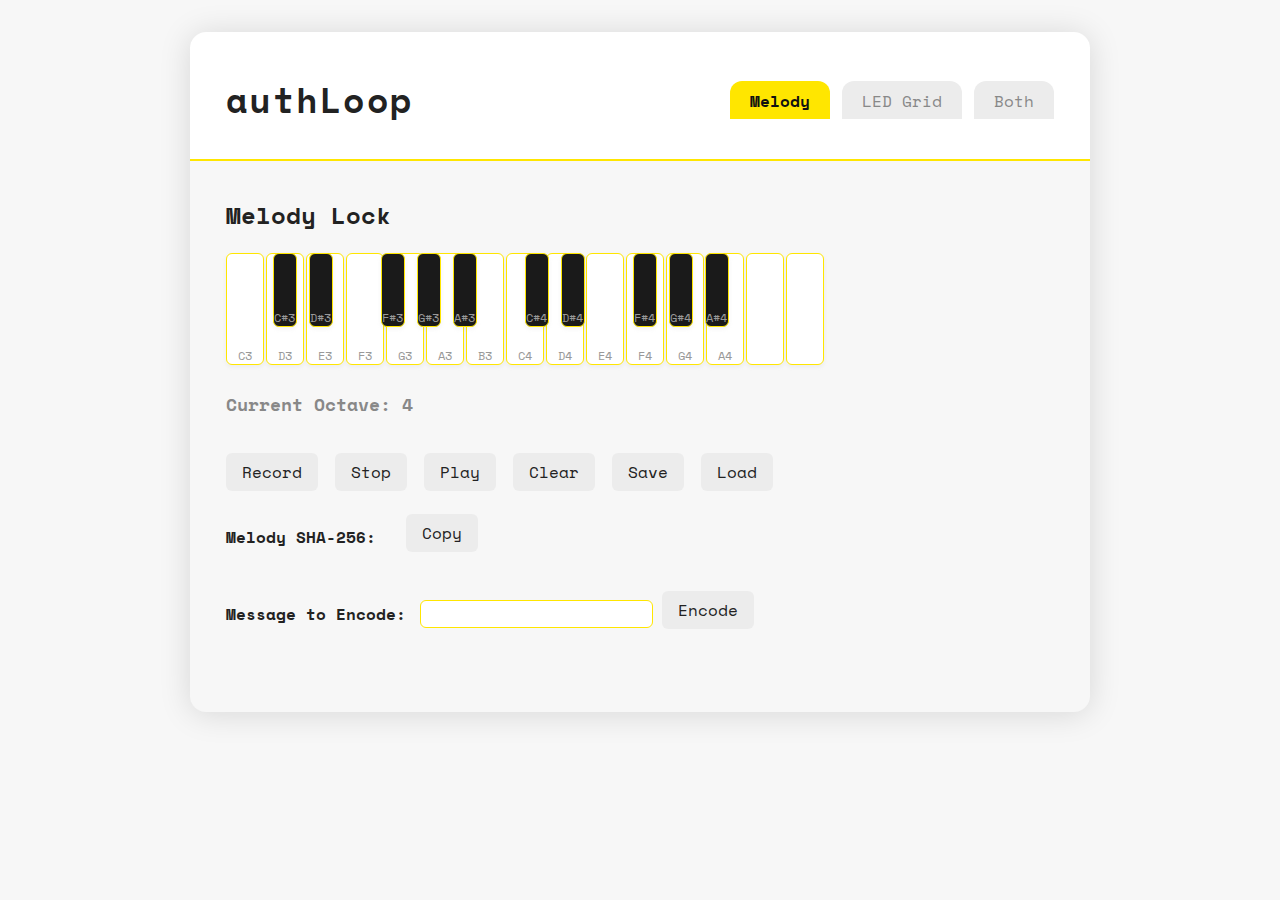
<file: index.html>
<!DOCTYPE html>
<html lang="en">
<head>
  <meta charset="UTF-8">
  <title>authLoop – Melody & LED Grid Auth</title>
  <meta name="viewport" content="width=device-width,initial-scale=1">
  <link href="https://fonts.googleapis.com/css?family=Space+Mono:wght@700&display=swap" rel="stylesheet">
  <style>
    body {
      background: #f7f7f7;
      color: #222;
      font-family: 'Space Mono', monospace;
      margin: 0;
      padding: 0;
    }
    #main-wrap {
      max-width: 900px;
      margin: 32px auto;
      background: #fff;
      border-radius: 16px;
      box-shadow: 0 2px 32px 0 #1112, 0 0 0 8px #e0e0e0 inset;
      overflow: hidden;
    }
    header {
      background: #fff;
      border-bottom: 2px solid #ffe600;
      padding: 18px 36px 10px 36px;
      display: flex;
      align-items: center;
      justify-content: space-between;
    }
    h1 {
      font-family: 'Space Mono', monospace;
      letter-spacing: 0.07em;
      font-size: 2.2em;
      color: #222;
    }
    #mode-toggle button {
      background: #ececec;
      border: none;
      border-radius: 12px 12px 0 0;
      margin-left: 2px;
      font-family: inherit;
      font-size: 1em;
      padding: 8px 20px 6px 20px;
      color: #888;
      cursor: pointer;
      outline: none;
      transition: background 0.15s, color 0.15s;
    }
    #mode-toggle .active {
      background: #ffe600;
      color: #111;
      font-weight: bold;
    }
    main {
      padding: 36px;
      background: #f7f7f7;
    }
    section {
      margin-bottom: 40px;
    }
    .input-group {
      display: flex;
      align-items: center;
      gap: 9px;
      margin-bottom: 7px;
      flex-wrap: wrap;
    }
    .label {
      font-weight: bold;
      color: #222;
      margin-right: 5px;
    }
    .mono {
      font-family: "Space Mono", monospace;
      font-size: 1.09em;
      color: #444;
      margin-right: 7px;
      word-break: break-all;
      user-select: all;
    }
    .copy-status {
      color: #2a5;
      font-size: 0.95em;
      min-width: 50px;
    }
    .btn {
      background: #ececec;
      color: #222;
      border: none;
      border-radius: 6px;
      font-size: 1em;
      font-family: inherit;
      padding: 7px 16px;
      cursor: pointer;
      margin-right: 8px;
      margin-bottom: 7px;
      transition: background 0.15s;
    }
    .btn:active, .btn:focus {
      background: #ffe600;
      color: #222;
      outline: none;
    }
    /* PIANO */
    #piano-wrap {
      margin-bottom: 18px;
      position: relative;
      user-select: none;
    }
    .piano {
      display: flex;
      position: relative;
      height: 120px;
      margin-bottom: 16px;
      user-select: none;
    }
    .piano-key {
      border-radius: 6px;
      margin-right: 2px;
      display: flex;
      flex-direction: column;
      align-items: center;
      justify-content: flex-end;
      font-size: 0.93em;
      box-shadow: 0 2px 4px #aaa2;
      cursor: pointer;
      user-select: none;
      position: relative;
      transition: transform 0.11s;
    }
    .piano-key.white {
      width: 36px;
      height: 110px;
      background: #fff;
      border: 1px solid #ffe600;
      color: #222;
    }
    .piano-key.black {
      width: 22px;
      height: 72px;
      background: #1a1a1a;
      color: #ffe600;
      position: absolute;
      z-index: 2;
      margin-left: -11px;
      border: 1.5px solid #ffe600;
      top: 0;
    }
    .piano-key.active {
      background: #ffe600 !important;
      color: #222 !important;
      transform: scale(1.1);
    }
    .piano-key .key-label {
      font-size: 0.93em;
      margin-top: 4px;
    }
    .piano-key .key-note {
      font-size: 0.8em;
      color: #999;
    }
    #octave-indicator {
      margin: 8px 0 0 0;
      font-weight: bold;
      font-size: 1.1em;
      color: #888;
    }
    #melody-bar {
      min-height: 24px;
      margin-bottom: 12px;
    }
    .melody-note {
      display: inline-block;
      background: #ffe600;
      color: #111;
      font-family: inherit;
      font-size: 1em;
      padding: 2px 10px;
      border-radius: 7px;
      margin-right: 2px;
      margin-bottom: 2px;
      transition: background 0.14s, color 0.14s;
    }
    .melody-note.playing {
      background: #222;
      color: #ffe600;
    }
    /* LED GRID */
    #led-grid-wrap {
      display: flex;
      justify-content: center;
      margin: 0.6em 0 1em 0;
    }
    .led-grid {
      display: grid;
      grid-template-columns: repeat(5, 36px);
      grid-template-rows: repeat(5, 36px);
      gap: 7px;
      background: #fff;
      padding: 12px;
      border-radius: 10px;
      box-shadow: 0 1px 7px #ffe60044;
      border: 2px solid #ffe600;
      width: max-content;
    }
    .led-cell {
      width: 36px;
      height: 36px;
      border-radius: 7px;
      background: #ececec;
      border: 1.5px solid #ffe600;
      box-shadow: 0 0 4px #ffe60044 inset;
      cursor: pointer;
      transition: background 0.18s, border-color 0.19s;
      position: relative;
      z-index: 1;
    }
    .led-cell.on {
      background: #ffe600;
      border-color: #222;
      box-shadow: 0 0 12px #ffe60077, 0 0 7px #ffe60044 inset;
    }
    .led-cell.anim {
      animation: led-blink 0.4s;
    }
    @keyframes led-blink {
      0% { filter: brightness(1.0);}
      50% { filter: brightness(2.2);}
      100% { filter: brightness(1.0);}
    }
    .hide { display: none !important; }
    #decode-out { font-size: 1.12em; color: #222; margin-top: 0.4em; }
    #encode-out { font-size: 1.12em; color: #222; margin-top: 0.4em; }
    
    /* BPM Controls */
    .bpm-controls {
      display: flex;
      align-items: center;
      gap: 8px;
      margin-top: 12px;
    }
    .bpm-controls label {
      font-weight: bold;
      color: #444;
    }
    .bpm-controls input {
      width: 60px;
      padding: 4px 8px;
      border-radius: 4px;
      border: 1px solid #ffe600;
      font-family: inherit;
      font-size: 0.95em;
    }
  </style>
</head>
<body>
  <div id="main-wrap">
    <header>
      <h1>authLoop</h1>
      <div id="mode-toggle">
        <button id="tab-melody" class="active">Melody</button>
        <button id="tab-led">LED Grid</button>
        <button id="tab-both">Both</button>
      </div>
    </header>
    <main>
      <!-- Melody Section -->
      <section id="melody-section">
        <h2 style="margin-top:0;">Melody Lock</h2>
        <div id="piano-wrap"></div>
        <div id="octave-indicator"></div>
        <div id="melody-bar"></div>
        <div class="input-group">
          <button id="melody-record" class="btn">Record</button>
          <button id="melody-stop" class="btn" disabled>Stop</button>
          <button id="melody-play" class="btn">Play</button>
          <button id="melody-clear" class="btn">Clear</button>
          <button id="melody-save" class="btn">Save</button>
          <button id="melody-load" class="btn">Load</button>
          <input id="melody-file" type="file" style="display:none;">
        </div>
        <div class="input-group" style="margin:1em 0;">
          <span class="label">Melody SHA-256:</span>
          <span id="melody-hash" class="mono"></span>
          <button id="melody-copy" class="btn">Copy</button>
          <span id="melody-copy-status" class="copy-status"></span>
        </div>
        <div class="input-group" style="margin-top:2em;">
          <span class="label">Message to Encode:</span>
          <input id="encode-msg" style="font-size:1em; padding:4px 12px; border-radius:6px; border:1px solid #ffe600;">
          <button id="encode-btn" class="btn">Encode</button>
        </div>
        <div id="encode-out"></div>
      </section>

      <!-- LED Grid Section -->
      <section id="led-section" style="display:none;">
        <h2 style="margin-top:0;">LED Grid Authentication</h2>
        <div class="input-group">
          <button id="led-melody-load" class="btn">Open Melody JSON</button>
          <input type="file" id="led-melody-file" accept="application/json" style="display:none;">
          <span id="led-melody-filename" style="color:#888;margin-left:10px;"></span>
        </div>
        <div class="input-group" style="margin:1em 0;">
          <span class="label">Melody SHA-256:</span>
          <span id="led-melody-hash" class="mono"></span>
          <button id="led-melody-copy" class="btn">Copy</button>
          <span id="led-melody-copy-status" class="copy-status"></span>
        </div>
        <div style="margin:0.8em 0 0.5em 0;">
          <span class="label">LED Grid Pattern:</span>
          <span id="led-grid-hash" class="mono"></span>
          <button id="led-grid-copy" class="btn">Copy</button>
          <span id="led-grid-copy-status" class="copy-status"></span>
        </div>
        <div id="led-grid-wrap" style="margin:18px 0 14px 0;"></div>
        <div class="input-group">
          <button id="led-play" class="btn">Play Melody on Grid</button>
          <button id="led-stop" class="btn" disabled>Stop</button>
          <button id="led-clear" class="btn">Clear</button>
          <button id="led-save" class="btn">Save Pattern</button>
          <button id="led-load" class="btn">Load Pattern</button>
          <input type="file" id="led-file" accept="application/json" style="display:none;">
        </div>
        
        <!-- BPM Controls -->
        <div class="bpm-controls">
          <label for="led-bpm">BPM:</label>
          <input id="led-bpm" type="number" min="30" max="300" value="120" class="bpm-input">
          <label for="led-volume">Volume:</label>
          <input id="led-volume" type="range" min="0.1" max="1" step="0.1" value="0.5" class="volume-slider">
        </div>
        
        <div class="input-group" style="margin-top:2em;">
          <span class="label">Paste Encoded String:</span>
          <input id="decode-in" style="font-size:1em; padding:4px 12px; border-radius:6px; border:1px solid #ffe600;">
          <button id="decode-btn" class="btn">Decode</button>
        </div>
        <div id="decode-out"></div>
      </section>
    </main>
  </div>
  <script>
    // ----- Tab switching logic -----
    function showTab(tab) {
      document.getElementById('melody-section').style.display = (tab === 'melody' || tab === 'both') ? '' : 'none';
      document.getElementById('led-section').style.display = (tab === 'led' || tab === 'both') ? '' : 'none';
      document.getElementById('tab-melody').classList.toggle('active', tab === 'melody');
      document.getElementById('tab-led').classList.toggle('active', tab === 'led');
      document.getElementById('tab-both').classList.toggle('active', tab === 'both');
      if (tab === 'led' || tab === 'both') {
        setTimeout(() => { renderLedGrid(); updateLedGridHash(); }, 0);
      }
      if (tab === 'melody' || tab === 'both') {
        setTimeout(() => { renderPiano(); }, 0);
      }
    }
    document.getElementById('tab-melody').onclick = () => showTab('melody');
    document.getElementById('tab-led').onclick = () => showTab('led');
    document.getElementById('tab-both').onclick = () => showTab('both');

    // ----- PIANO LOGIC -----
    const WHITE_KEYS = ['q','w','e','r','t','y','u','i','o','p','[',']','\\','PageUp','PageDown'];
    const BLACK_KEYS = ['2','3','5','6','7','9','0','-','=','\''];
    const WHITE_OFFSETS = [0,2,4,5,7,9,11,12,14,16,17,19,21,24,24];
    const BLACK_OFFSETS = [1,3,6,8,10,13,15,18,20,22,25];
    let currentOctave = 4, MIN_OCTAVE=1, MAX_OCTAVE=7;

    function renderPiano() {
      const wrap = document.getElementById('piano-wrap');
      wrap.innerHTML = '';
      const piano = document.createElement('div');
      piano.className = 'piano';
      WHITE_KEYS.forEach((k, i) => {
        const isSpecial = k === 'PageUp' || k === 'PageDown';
        const midi = getWhiteKeyMidi(i);
        const div = document.createElement('div');
        div.className = 'piano-key white' + (isSpecial ? ' special' : '');
        div.dataset.key = k;
        if (!isSpecial) {
          div.dataset.midi = midi;
          div.innerHTML = `<span class="key-note">${midiToNote(midi)}</span>`;
          div.onmousedown = () => { playNote(midi); addToMelody(midi); };
        } else {
          div.innerHTML = `<span class="key-note"></span>`;
          div.onmousedown = () => shiftOctave(k === 'PageUp' ? 1 : -1);
        }
        piano.appendChild(div);
      });
      BLACK_KEYS.forEach((k, i) => {
        if (!k) return;
        const midi = getBlackKeyMidi(i);
        const div = document.createElement('div');
        div.className = 'piano-key black';
        div.dataset.midi = midi;
        div.dataset.key = k;
        div.style.left = `${blackKeyPosition(i)}px`;
        div.innerHTML = `<span class="key-note">${midiToNote(midi)}</span>`;
        div.onmousedown = () => { playNote(midi); addToMelody(midi); };
        piano.appendChild(div);
      });
      wrap.appendChild(piano);
      let octDiv = document.getElementById('octave-indicator');
      if(octDiv) octDiv.innerHTML = `Current Octave: <span id="octave-num">${currentOctave}</span>`;
    }
    function blackKeyPosition(i) {
      const positions = [1.6,2.6,4.6,5.6,6.6,8.6,9.6,11.6,12.6,13.6];
      return positions[i] * 36;
    }
    function getWhiteKeyMidi(i) { return 12 * currentOctave + WHITE_OFFSETS[i]; }
    function getBlackKeyMidi(i) { return 12 * currentOctave + BLACK_OFFSETS[i]; }
    function midiToNote(m) {
      const names = ['C','C#','D','D#','E','F','F#','G','G#','A','A#','B'];
      return names[m % 12] + Math.floor(m / 12 - 1);
    }
    function shiftOctave(dir) {
      const prev = currentOctave;
      currentOctave += dir;
      if (currentOctave < MIN_OCTAVE) currentOctave = MIN_OCTAVE;
      if (currentOctave > MAX_OCTAVE) currentOctave = MAX_OCTAVE;
      if (prev !== currentOctave) renderPiano();
    }
    
    // Volume boost for all playback
    let globalVolume = 0.5; // Default volume (0.5 is 50% louder than original)
    
    function playNote(midi, vol = globalVolume) {
      const ctx = new (window.AudioContext || window.webkitAudioContext)();
      const o = ctx.createOscillator();
      o.type = 'triangle';
      o.frequency.value = 440 * Math.pow(2, (midi - 69) / 12);
      const g = ctx.createGain();
      g.gain.value = vol;
      o.connect(g).connect(ctx.destination);
      o.start();
      g.gain.linearRampToValueAtTime(0, ctx.currentTime + 0.18);
      o.stop(ctx.currentTime + 0.19);
      o.onended = () => ctx.close();
      highlightKey(midi);
    }
    
    function highlightKey(midi) {
      document.querySelectorAll('.piano-key').forEach(k => k.classList.remove('active'));
      const el = document.querySelector(`.piano-key[data-midi="${midi}"]`);
      if (el) { el.classList.add('active'); setTimeout(() => el.classList.remove('active'), 140); }
    }
    // ----- Melody Recording -----
    let melody = [];
    let isRecording = false;
    let melodyPlaybackTimer = null;
    let melodyStartTime = null;
    function addToMelody(midi) {
      if (isRecording) {
        const t = Date.now();
        const relTime = melodyStartTime ? t - melodyStartTime : 0;
        melody.push({ midi, time: relTime });
        updateMelodyBar();
        updateMelodyHash();
      }
    }
    function backspaceMelody() {
      melody.pop();
      updateMelodyBar();
      updateMelodyHash();
    }
    function updateMelodyBar() {
      const bar = document.getElementById('melody-bar');
      bar.innerHTML = '';
      melody.forEach((n, i) => {
        const d = document.createElement('span');
        d.className = 'melody-note';
        d.textContent = midiToNote(n.midi);
        bar.appendChild(d);
      });
    }
    function clearMelody() {
      melody = [];
      updateMelodyBar();
      updateMelodyHash();
    }
    document.getElementById('melody-clear').onclick = clearMelody;
    function startRecording() {
      melody = [];
      isRecording = true;
      melodyStartTime = Date.now();
      updateMelodyBar();
      updateMelodyButtons();
      updateMelodyHash();
    }
    function stopRecording() {
      isRecording = false;
      melodyStartTime = null;
      updateMelodyButtons();
    }
    function playMelody() {
      if (!melody.length) return;
      let idx = 0;
      function playNext() {
        if (idx >= melody.length) {
          updateMelodyBar();
          updateMelodyButtons();
          return;
        }
        const n = melody[idx];
        highlightPlayingNote(idx);
        playNote(n.midi, globalVolume);
        idx++;
        if (idx < melody.length) {
          const nextDelay = melody[idx].time - (idx > 0 ? melody[idx-1].time : 0);
          melodyPlaybackTimer = setTimeout(playNext, nextDelay > 0 ? nextDelay : 120);
        } else {
          melodyPlaybackTimer = setTimeout(() => {
            updateMelodyBar();
            updateMelodyButtons();
          }, 400);
        }
      }
      updateMelodyButtons(true);
      playNext();
    }
    function highlightPlayingNote(idx) {
      document.querySelectorAll('.melody-note').forEach((el, i) => {
        if (i === idx) el.classList.add('playing');
        else el.classList.remove('playing');
      });
    }
    function updateMelodyButtons(isPlaying) {
      document.getElementById('melody-record').disabled = isRecording || isPlaying;
      document.getElementById('melody-stop').disabled = !isRecording && !isPlaying;
      document.getElementById('melody-play').disabled = isRecording || isPlaying || melody.length === 0;
      document.getElementById('melody-save').disabled = melody.length === 0;
      document.getElementById('melody-load').disabled = isRecording || isPlaying;
    }
    document.getElementById('melody-record').onclick = startRecording;
    document.getElementById('melody-stop').onclick = function() {
      if (isRecording) stopRecording();
      if (melodyPlaybackTimer) {
        clearTimeout(melodyPlaybackTimer);
        melodyPlaybackTimer = null;
        updateMelodyBar();
        updateMelodyButtons();
      }
    };
    document.getElementById('melody-play').onclick = playMelody;
    document.getElementById('melody-save').onclick = function() {
      if (melody.length === 0) return;
      const blob = new Blob([JSON.stringify(melody)], {type:'application/json'});
      const a = document.createElement('a');
      a.href = URL.createObjectURL(blob);
      a.download = 'melody.json';
      document.body.appendChild(a);
      a.click();
      setTimeout(()=>document.body.removeChild(a), 100);
    };
    document.getElementById('melody-load').onclick = function() {
      document.getElementById('melody-file').click();
    };
    document.getElementById('melody-file').onchange = function(e) {
      const file = e.target.files[0];
      if (!file) return;
      const reader = new FileReader();
      reader.onload = function(e) {
        try {
          melody = JSON.parse(e.target.result);
          updateMelodyBar();
          updateMelodyButtons();
          updateMelodyHash();
        } catch {
          melody = [];
          updateMelodyBar();
          updateMelodyButtons();
          updateMelodyHash();
        }
      };
      reader.readAsText(file);
    };
    // Melody SHA-256
    async function updateMelodyHash() {
      if (!melody || !melody.length) {
        document.getElementById('melody-hash').textContent = '';
        return;
      }
      const midiArr = melody.map(n => n.midi);
      const timingArr = melody.map(n => n.time || 0);
      const bytes = new Uint8Array([...midiArr, ...timingArr]);
      const hashBuf = await window.crypto.subtle.digest('SHA-256', bytes);
      const hash = Array.from(new Uint8Array(hashBuf)).map(b=>b.toString(16).padStart(2,'0')).join('');
      document.getElementById('melody-hash').textContent = hash;
    }
    document.getElementById('melody-copy').onclick = function() {
      const hash = document.getElementById('melody-hash').textContent;
      if (hash) {
        navigator.clipboard.writeText(hash).then(()=>{
          document.getElementById('melody-copy-status').textContent = "Copied!";
          setTimeout(()=>document.getElementById('melody-copy-status').textContent = '', 1200);
        });
      }
    };
    document.addEventListener('keydown', e => {
      if (e.repeat) return;
      const k = e.key;
      if (k === 'Backspace') {
        e.preventDefault();
        backspaceMelody();
        return;
      }
      if (k === 'PageUp') { shiftOctave(1); return; }
      if (k === 'PageDown') { shiftOctave(-1); return; }
      let idx = WHITE_KEYS.indexOf(k);
      if (idx !== -1 && k !== 'PageUp' && k !== 'PageDown') {
        const midi = getWhiteKeyMidi(idx);
        playNote(midi);
        addToMelody(midi);
        return;
      }
      idx = BLACK_KEYS.indexOf(k);
      if (idx !== -1) {
        const midi = getBlackKeyMidi(idx);
        playNote(midi);
        addToMelody(midi);
        return;
      }
    });

    // ENCODE (melody page)
    document.getElementById('encode-btn').onclick = async function() {
      const msg = document.getElementById('encode-msg').value;
      if (!msg.trim()) {
        document.getElementById('encode-out').textContent = "Type a message.";
        return;
      }
      if (!melody.length) {
        document.getElementById('encode-out').textContent = "Record a melody first.";
        return;
      }
      const midiArr = melody.map(n => n.midi);
      const timingArr = melody.map(n => n.time || 0);
      const bytes = new Uint8Array([...midiArr, ...timingArr]);
      const hashBuf = await window.crypto.subtle.digest('SHA-256', bytes);
      const hash = Array.from(new Uint8Array(hashBuf)).map(b=>b.toString(16).padStart(2,'0')).join('');
      const enc = btoa(unescape(encodeURIComponent(msg)));
      // Format: encoded::hash
      document.getElementById('encode-out').textContent = enc + "::" + hash;
    };

    // ----- LED GRID LOGIC -----
    const ledGridRows = 5, ledGridCols = 5;
    let ledGrid = Array.from({length: ledGridRows}, () => Array(ledGridCols).fill(false));
    function renderLedGrid() {
      const gridWrap = document.getElementById('led-grid-wrap');
      gridWrap.innerHTML = '';
      const grid = document.createElement('div');
      grid.className = 'led-grid';
      for (let row = 0; row < ledGridRows; row++) {
        for (let col = 0; col < ledGridCols; col++) {
          const cell = document.createElement('div');
          cell.className = 'led-cell' + (ledGrid[row][col] ? ' on' : '');
          cell.onclick = () => {
            ledGrid[row][col] = !ledGrid[row][col];
            renderLedGrid();
            updateLedGridHash();
          };
          grid.appendChild(cell);
        }
      }
      gridWrap.appendChild(grid);
    }

    // LED melody JSON hash & visualization
    let loadedMelody = null;
    let loadedMelodyFilename = '';
    const pastelPalette = [
      "#a3cef1", "#ffb3c6", "#caffbf", "#fdffb6", "#ffd6a5",
      "#b5ead7", "#bdb2ff", "#ffc6ff", "#fffffc", "#ffe5d9",
      "#b2f7ef", "#f6dfeb", "#e7c6ff", "#e0aaff", "#f1c0e8",
      "#f3d2c1", "#d0f4de", "#fcf6bd", "#f7d6e0", "#ccfff6"
    ];

    document.getElementById('led-melody-load').onclick = () =>
      document.getElementById('led-melody-file').click();

    document.getElementById('led-melody-file').onchange = function(e) {
      const file = e.target.files[0];
      if (!file) return;
      loadedMelodyFilename = file.name;
      const reader = new FileReader();
      reader.onload = async function(e) {
        try {
          const data = JSON.parse(e.target.result);
          loadedMelody = Array.isArray(data) ? data : (data.melody || []);
          document.getElementById('led-melody-filename').textContent = loadedMelodyFilename;
          await updateLedMelodyHash();
          if ((Array.isArray(loadedMelody) && loadedMelody.length > 0)) {
            stopLedGridPlayback();
            visualizeMelodyOnGrid(loadedMelody);
          }
        } catch {
          loadedMelody = null;
          document.getElementById('led-melody-filename').textContent = 'Invalid file';
          document.getElementById('led-melody-hash').textContent = '';
        }
      };
      reader.readAsText(file);
    };
    async function updateLedMelodyHash() {
      if (!loadedMelody) {
        document.getElementById('led-melody-hash').textContent = '';
        return;
      }
      const midiArr = loadedMelody.map(n => (typeof n === 'object' ? n.midi : n));
      const timingArr = loadedMelody.map(n => (typeof n === 'object' ? n.time || 0 : 0));
      const bytes = new Uint8Array([...midiArr, ...timingArr]);
      const hashBuf = await window.crypto.subtle.digest('SHA-256', bytes);
      const hash = Array.from(new Uint8Array(hashBuf)).map(b=>b.toString(16).padStart(2,'0')).join('');
      document.getElementById('led-melody-hash').textContent = hash;
    }
    document.getElementById('led-melody-copy').onclick = function() {
      const hash = document.getElementById('led-melody-hash').textContent;
      if (hash) {
        navigator.clipboard.writeText(hash).then(()=>{
          document.getElementById('led-melody-copy-status').textContent = "Copied!";
          setTimeout(()=>document.getElementById('led-melody-copy-status').textContent = '', 1200);
        });
      }
    };
    function getLedGridCode() {
      // Output a 25-character string, one per cell: 1=on, 0=off
      return ledGrid.flat().map(v => v ? '1' : '0').join('');
    }
    function updateLedGridHash() {
      document.getElementById('led-grid-hash').textContent = getLedGridCode();
    }
    document.getElementById('led-grid-copy').onclick = function() {
      const code = document.getElementById('led-grid-hash').textContent;
      if (code) {
        navigator.clipboard.writeText(code).then(()=>{
          document.getElementById('led-grid-copy-status').textContent = "Copied!";
          setTimeout(()=>document.getElementById('led-grid-copy-status').textContent = '', 1200);
        });
      }
    };
    document.getElementById('led-clear').onclick = function() {
      ledGrid = Array.from({length: ledGridRows}, () => Array(ledGridCols).fill(false));
      renderLedGrid();
      updateLedGridHash();
    };
    document.getElementById('led-save').onclick = function() {
      const data = JSON.stringify(ledGrid);
      const blob = new Blob([data], {type:'application/json'});
      const a = document.createElement('a');
      a.href = URL.createObjectURL(blob);
      a.download = 'ledgrid.json';
      document.body.appendChild(a);
      a.click();
      setTimeout(()=>document.body.removeChild(a), 100);
    };
    document.getElementById('led-load').onclick = function() {
      document.getElementById('led-file').click();
    };
    document.getElementById('led-file').onchange = function(e) {
      const file = e.target.files[0];
      if (!file) return;
      const reader = new FileReader();
      reader.onload = function(e) {
        try {
          const data = JSON.parse(e.target.result);
          if (Array.isArray(data) && data.length === ledGridRows && data[0].length === ledGridCols) {
            ledGrid = data;
            renderLedGrid();
            updateLedGridHash();
          }
        } catch { /* ignore */ }
      };
      reader.readAsText(file);
    };

    // --- Grid Play/Loop Melody with BPM and Volume Control ---
    let ledPlaybackActive = false, ledPlaybackIdx = 0, ledPlaybackTimer = null;
    
    document.getElementById('led-play').onclick = function() {
      if (!loadedMelody || !loadedMelody.length) {
        alert("Load a melody JSON first.");
        return;
      }
      this.disabled = true;
      document.getElementById('led-stop').disabled = false;
      ledPlaybackActive = true;
      ledPlaybackIdx = 0;
      playMelodyOnGridLoop();
    };
    
    document.getElementById('led-stop').onclick = stopLedGridPlayback;
    
    function stopLedGridPlayback() {
      ledPlaybackActive = false;
      document.getElementById('led-play').disabled = false;
      document.getElementById('led-stop').disabled = true;
      clearTimeout(ledPlaybackTimer);
      renderLedGrid();
    }
    
    function playMelodyOnGridLoop() {
      if (!ledPlaybackActive || !loadedMelody || !loadedMelody.length) return;
      
      const melodyData = loadedMelody;
      const midiArr = melodyData.map(n => (typeof n === 'object' ? n.midi : n));
      const timingArr = melodyData.map(n => (typeof n === 'object' ? n.time || 0 : 0));
      
      // Get BPM and volume values
      const bpm = parseInt(document.getElementById('led-bpm').value) || 120;
      const volume = parseFloat(document.getElementById('led-volume').value) || 0.5;
      
      // Calculate tempo factor
      const tempoFactor = 120 / bpm;
      
      let gridCells = Array.from(document.querySelectorAll('.led-cell'));
      let idx = 0;
      
      function playStep() {
        if (!ledPlaybackActive) return;
        
        // Blinking cell
        let cellIdx = idx % gridCells.length;
        let cell = gridCells[cellIdx];
        let color = pastelPalette[idx % pastelPalette.length];
        cell.style.background = color;
        cell.classList.add('anim');
        
        // Play sound with boosted volume
        playNote(midiArr[idx], volume);
        
        setTimeout(() => {
          cell.classList.remove('anim');
          cell.style.background = '';
          idx++;
          
          if (idx < midiArr.length) {
            // Calculate delay with tempo adjustment
            let delay = (timingArr[idx] - (timingArr[idx-1]||0)) * tempoFactor;
            if (delay < 20) delay = 160 * tempoFactor;
            
            ledPlaybackTimer = setTimeout(playStep, delay);
          } else {
            idx = 0;
            // Keep loop pause consistent regardless of BPM
            ledPlaybackTimer = setTimeout(playStep, 600); 
          }
        }, 180);
      }
      
      playStep();
    }

    // --- Melody Pattern Visualization as LED Animation ---
    function visualizeMelodyOnGrid(melody) {
      const gridCells = Array.from(document.querySelectorAll('.led-cell'));
      const midiArr = melody.map(n => (typeof n === 'object' ? n.midi : n));
      function blinkStep(i) {
        if (i >= midiArr.length) {
          setTimeout(() => { renderLedGrid(); updateLedGridHash(); }, 300);
          return;
        }
        let cellIdx = i % gridCells.length;
        let cell = gridCells[cellIdx];
        let color = pastelPalette[i % pastelPalette.length];
        cell.style.background = color;
        cell.classList.add('anim');
        setTimeout(() => {
          cell.classList.remove('anim');
          cell.style.background = '';
          blinkStep(i + 1);
        }, 180);
      }
      blinkStep(0);
    }

    // --- DECODE (LED Grid tab) ---
    document.getElementById('decode-btn').onclick = async function() {
      const encstr = document.getElementById('decode-in').value.trim();
      if (!encstr) { document.getElementById('decode-out').textContent = "Paste an encoded string."; return; }
      if (!loadedMelody || !loadedMelody.length) { document.getElementById('decode-out').textContent = "Load a melody JSON first."; return; }
      if (!encstr.includes('::')) { document.getElementById('decode-out').textContent = "Invalid string."; return; }
      const [enc, hash] = encstr.split('::');
      // Compute melody hash
      const midiArr = loadedMelody.map(n => (typeof n === 'object' ? n.midi : n));
      const timingArr = loadedMelody.map(n => (typeof n === 'object' ? n.time || 0 : 0));
      const bytes = new Uint8Array([...midiArr, ...timingArr]);
      const hashBuf = await window.crypto.subtle.digest('SHA-256', bytes);
      const melodyHash = Array.from(new Uint8Array(hashBuf)).map(b=>b.toString(16).padStart(2,'0')).join('');
      if (hash !== melodyHash) {
        document.getElementById('decode-out').textContent = "Melody hash does not match. Wrong melody!";
        return;
      }
      try {
        const msg = decodeURIComponent(escape(atob(enc)));
        document.getElementById('decode-out').textContent = "Decoded: " + msg;
      } catch {
        document.getElementById('decode-out').textContent = "Error decoding message.";
      }
    };

    // --- INIT ---
    function ledTabInit() {
      renderPiano();
      updateMelodyBar();
      updateMelodyButtons();
      updateMelodyHash();
      renderLedGrid();
      updateLedGridHash();
      document.getElementById('led-melody-filename').textContent = '';
      document.getElementById('led-melody-hash').textContent = '';
      document.getElementById('led-grid-hash').textContent = '';
      document.getElementById('led-play').disabled = false;
      document.getElementById('led-stop').disabled = true;
    }
    if (document.readyState === "loading") {
      window.addEventListener('DOMContentLoaded', ledTabInit);
    } else {
      ledTabInit();
    }
  </script>
</body>
</html>
</file>
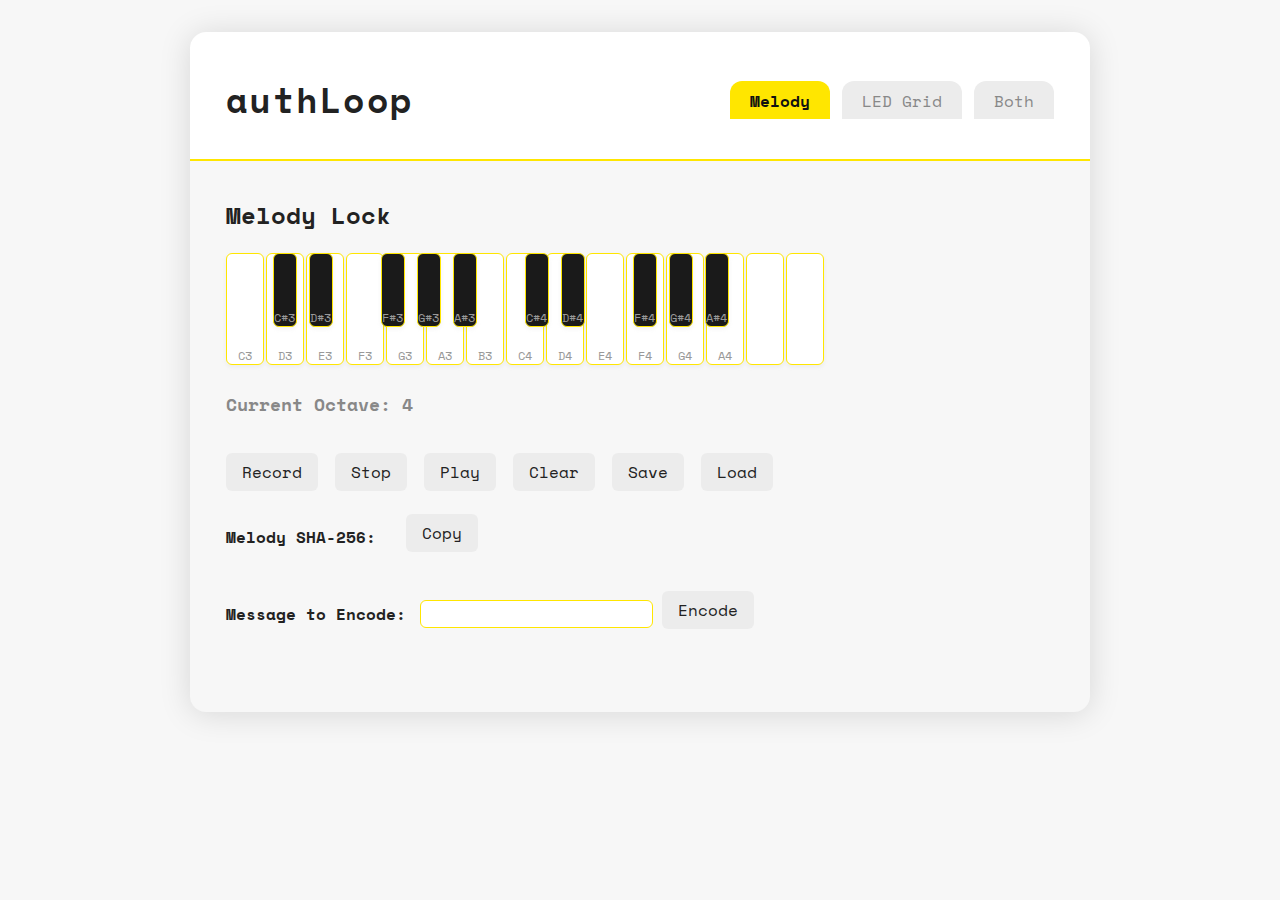
<file: authloop.html>
<!DOCTYPE html>
<html lang="en">
<head>
  <meta charset="UTF-8">
  <title>authLoop – Melody & LED Grid Auth</title>
  <meta name="viewport" content="width=device-width,initial-scale=1">
  <link href="https://fonts.googleapis.com/css?family=Space+Mono:wght@700&display=swap" rel="stylesheet">
  <style>
    body {
      background: #f7f7f7;
      color: #222;
      font-family: 'Space Mono', monospace;
      margin: 0;
      padding: 0;
    }
    #main-wrap {
      max-width: 900px;
      margin: 32px auto;
      background: #fff;
      border-radius: 16px;
      box-shadow: 0 2px 32px 0 #1112, 0 0 0 8px #e0e0e0 inset;
      overflow: hidden;
    }
    header {
      background: #fff;
      border-bottom: 2px solid #ffe600;
      padding: 18px 36px 10px 36px;
      display: flex;
      align-items: center;
      justify-content: space-between;
    }
    h1 {
      font-family: 'Space Mono', monospace;
      letter-spacing: 0.07em;
      font-size: 2.2em;
      color: #222;
    }
    #mode-toggle button {
      background: #ececec;
      border: none;
      border-radius: 12px 12px 0 0;
      margin-left: 2px;
      font-family: inherit;
      font-size: 1em;
      padding: 8px 20px 6px 20px;
      color: #888;
      cursor: pointer;
      outline: none;
      transition: background 0.15s, color 0.15s;
    }
    #mode-toggle .active {
      background: #ffe600;
      color: #111;
      font-weight: bold;
    }
    main {
      padding: 36px;
      background: #f7f7f7;
    }
    section {
      margin-bottom: 40px;
    }
    .input-group {
      display: flex;
      align-items: center;
      gap: 9px;
      margin-bottom: 7px;
      flex-wrap: wrap;
    }
    .label {
      font-weight: bold;
      color: #222;
      margin-right: 5px;
    }
    .mono {
      font-family: "Space Mono", monospace;
      font-size: 1.09em;
      color: #444;
      margin-right: 7px;
      word-break: break-all;
      user-select: all;
    }
    .copy-status {
      color: #2a5;
      font-size: 0.95em;
      min-width: 50px;
    }
    .btn {
      background: #ececec;
      color: #222;
      border: none;
      border-radius: 6px;
      font-size: 1em;
      font-family: inherit;
      padding: 7px 16px;
      cursor: pointer;
      margin-right: 8px;
      margin-bottom: 7px;
      transition: background 0.15s;
    }
    .btn:active, .btn:focus {
      background: #ffe600;
      color: #222;
      outline: none;
    }
    /* PIANO */
    #piano-wrap {
      margin-bottom: 18px;
      position: relative;
      user-select: none;
    }
    .piano {
      display: flex;
      position: relative;
      height: 120px;
      margin-bottom: 16px;
      user-select: none;
    }
    .piano-key {
      border-radius: 6px;
      margin-right: 2px;
      display: flex;
      flex-direction: column;
      align-items: center;
      justify-content: flex-end;
      font-size: 0.93em;
      box-shadow: 0 2px 4px #aaa2;
      cursor: pointer;
      user-select: none;
      position: relative;
      transition: transform 0.11s;
    }
    .piano-key.white {
      width: 36px;
      height: 110px;
      background: #fff;
      border: 1px solid #ffe600;
      color: #222;
    }
    .piano-key.black {
      width: 22px;
      height: 72px;
      background: #1a1a1a;
      color: #ffe600;
      position: absolute;
      z-index: 2;
      margin-left: -11px;
      border: 1.5px solid #ffe600;
      top: 0;
    }
    .piano-key.active {
      background: #ffe600 !important;
      color: #222 !important;
      transform: scale(1.1);
    }
    .piano-key .key-label {
      font-size: 0.93em;
      margin-top: 4px;
    }
    .piano-key .key-note {
      font-size: 0.8em;
      color: #999;
    }
    #octave-indicator {
      margin: 8px 0 0 0;
      font-weight: bold;
      font-size: 1.1em;
      color: #888;
    }
    #melody-bar {
      min-height: 24px;
      margin-bottom: 12px;
    }
    .melody-note {
      display: inline-block;
      background: #ffe600;
      color: #111;
      font-family: inherit;
      font-size: 1em;
      padding: 2px 10px;
      border-radius: 7px;
      margin-right: 2px;
      margin-bottom: 2px;
      transition: background 0.14s, color 0.14s;
    }
    .melody-note.playing {
      background: #222;
      color: #ffe600;
    }
    /* LED GRID */
    #led-grid-wrap {
      display: flex;
      justify-content: center;
      margin: 0.6em 0 1em 0;
    }
    .led-grid {
      display: grid;
      grid-template-columns: repeat(5, 36px);
      grid-template-rows: repeat(5, 36px);
      gap: 7px;
      background: #fff;
      padding: 12px;
      border-radius: 10px;
      box-shadow: 0 1px 7px #ffe60044;
      border: 2px solid #ffe600;
      width: max-content;
    }
    .led-cell {
      width: 36px;
      height: 36px;
      border-radius: 7px;
      background: #ececec;
      border: 1.5px solid #ffe600;
      box-shadow: 0 0 4px #ffe60044 inset;
      cursor: pointer;
      transition: background 0.18s, border-color 0.19s;
      position: relative;
      z-index: 1;
    }
    .led-cell.on {
      background: #ffe600;
      border-color: #222;
      box-shadow: 0 0 12px #ffe60077, 0 0 7px #ffe60044 inset;
    }
    .led-cell.anim {
      animation: led-blink 0.4s;
    }
    @keyframes led-blink {
      0% { filter: brightness(1.0);}
      50% { filter: brightness(2.2);}
      100% { filter: brightness(1.0);}
    }
    .hide { display: none !important; }
    #decode-out { font-size: 1.12em; color: #222; margin-top: 0.4em; }
    #encode-out { font-size: 1.12em; color: #222; margin-top: 0.4em; }
    
    /* BPM Controls */
    .bpm-controls {
      display: flex;
      align-items: center;
      gap: 8px;
      margin-top: 12px;
    }
    .bpm-controls label {
      font-weight: bold;
      color: #444;
    }
    .bpm-controls input {
      width: 60px;
      padding: 4px 8px;
      border-radius: 4px;
      border: 1px solid #ffe600;
      font-family: inherit;
      font-size: 0.95em;
    }
  </style>
</head>
<body>
  <div id="main-wrap">
    <header>
      <h1>authLoop</h1>
      <div id="mode-toggle">
        <button id="tab-melody" class="active">Melody</button>
        <button id="tab-led">LED Grid</button>
        <button id="tab-both">Both</button>
      </div>
    </header>
    <main>
      <!-- Melody Section -->
      <section id="melody-section">
        <h2 style="margin-top:0;">Melody Lock</h2>
        <div id="piano-wrap"></div>
        <div id="octave-indicator"></div>
        <div id="melody-bar"></div>
        <div class="input-group">
          <button id="melody-record" class="btn">Record</button>
          <button id="melody-stop" class="btn" disabled>Stop</button>
          <button id="melody-play" class="btn">Play</button>
          <button id="melody-clear" class="btn">Clear</button>
          <button id="melody-save" class="btn">Save</button>
          <button id="melody-load" class="btn">Load</button>
          <input id="melody-file" type="file" style="display:none;">
        </div>
        <div class="input-group" style="margin:1em 0;">
          <span class="label">Melody SHA-256:</span>
          <span id="melody-hash" class="mono"></span>
          <button id="melody-copy" class="btn">Copy</button>
          <span id="melody-copy-status" class="copy-status"></span>
        </div>
        <div class="input-group" style="margin-top:2em;">
          <span class="label">Message to Encode:</span>
          <input id="encode-msg" style="font-size:1em; padding:4px 12px; border-radius:6px; border:1px solid #ffe600;">
          <button id="encode-btn" class="btn">Encode</button>
        </div>
        <div id="encode-out"></div>
      </section>

      <!-- LED Grid Section -->
      <section id="led-section" style="display:none;">
        <h2 style="margin-top:0;">LED Grid Authentication</h2>
        <div class="input-group">
          <button id="led-melody-load" class="btn">Open Melody JSON</button>
          <input type="file" id="led-melody-file" accept="application/json" style="display:none;">
          <span id="led-melody-filename" style="color:#888;margin-left:10px;"></span>
        </div>
        <div class="input-group" style="margin:1em 0;">
          <span class="label">Melody SHA-256:</span>
          <span id="led-melody-hash" class="mono"></span>
          <button id="led-melody-copy" class="btn">Copy</button>
          <span id="led-melody-copy-status" class="copy-status"></span>
        </div>
        <div style="margin:0.8em 0 0.5em 0;">
          <span class="label">LED Grid Pattern:</span>
          <span id="led-grid-hash" class="mono"></span>
          <button id="led-grid-copy" class="btn">Copy</button>
          <span id="led-grid-copy-status" class="copy-status"></span>
        </div>
        <div id="led-grid-wrap" style="margin:18px 0 14px 0;"></div>
        <div class="input-group">
          <button id="led-play" class="btn">Play Melody on Grid</button>
          <button id="led-stop" class="btn" disabled>Stop</button>
          <button id="led-clear" class="btn">Clear</button>
          <button id="led-save" class="btn">Save Pattern</button>
          <button id="led-load" class="btn">Load Pattern</button>
          <input type="file" id="led-file" accept="application/json" style="display:none;">
        </div>
        
        <!-- BPM Controls -->
        <div class="bpm-controls">
          <label for="led-bpm">BPM:</label>
          <input id="led-bpm" type="number" min="30" max="300" value="120" class="bpm-input">
          <label for="led-volume">Volume:</label>
          <input id="led-volume" type="range" min="0.1" max="1" step="0.1" value="0.5" class="volume-slider">
        </div>
        
        <div class="input-group" style="margin-top:2em;">
          <span class="label">Paste Encoded String:</span>
          <input id="decode-in" style="font-size:1em; padding:4px 12px; border-radius:6px; border:1px solid #ffe600;">
          <button id="decode-btn" class="btn">Decode</button>
        </div>
        <div id="decode-out"></div>
      </section>
    </main>
  </div>
  <script>
    // ----- Tab switching logic -----
    function showTab(tab) {
      document.getElementById('melody-section').style.display = (tab === 'melody' || tab === 'both') ? '' : 'none';
      document.getElementById('led-section').style.display = (tab === 'led' || tab === 'both') ? '' : 'none';
      document.getElementById('tab-melody').classList.toggle('active', tab === 'melody');
      document.getElementById('tab-led').classList.toggle('active', tab === 'led');
      document.getElementById('tab-both').classList.toggle('active', tab === 'both');
      if (tab === 'led' || tab === 'both') {
        setTimeout(() => { renderLedGrid(); updateLedGridHash(); }, 0);
      }
      if (tab === 'melody' || tab === 'both') {
        setTimeout(() => { renderPiano(); }, 0);
      }
    }
    document.getElementById('tab-melody').onclick = () => showTab('melody');
    document.getElementById('tab-led').onclick = () => showTab('led');
    document.getElementById('tab-both').onclick = () => showTab('both');

    // ----- PIANO LOGIC -----
    const WHITE_KEYS = ['q','w','e','r','t','y','u','i','o','p','[',']','\\','PageUp','PageDown'];
    const BLACK_KEYS = ['2','3','5','6','7','9','0','-','=','\''];
    const WHITE_OFFSETS = [0,2,4,5,7,9,11,12,14,16,17,19,21,24,24];
    const BLACK_OFFSETS = [1,3,6,8,10,13,15,18,20,22,25];
    let currentOctave = 4, MIN_OCTAVE=1, MAX_OCTAVE=7;

    function renderPiano() {
      const wrap = document.getElementById('piano-wrap');
      wrap.innerHTML = '';
      const piano = document.createElement('div');
      piano.className = 'piano';
      WHITE_KEYS.forEach((k, i) => {
        const isSpecial = k === 'PageUp' || k === 'PageDown';
        const midi = getWhiteKeyMidi(i);
        const div = document.createElement('div');
        div.className = 'piano-key white' + (isSpecial ? ' special' : '');
        div.dataset.key = k;
        if (!isSpecial) {
          div.dataset.midi = midi;
          div.innerHTML = `<span class="key-note">${midiToNote(midi)}</span>`;
          div.onmousedown = () => { playNote(midi); addToMelody(midi); };
        } else {
          div.innerHTML = `<span class="key-note"></span>`;
          div.onmousedown = () => shiftOctave(k === 'PageUp' ? 1 : -1);
        }
        piano.appendChild(div);
      });
      BLACK_KEYS.forEach((k, i) => {
        if (!k) return;
        const midi = getBlackKeyMidi(i);
        const div = document.createElement('div');
        div.className = 'piano-key black';
        div.dataset.midi = midi;
        div.dataset.key = k;
        div.style.left = `${blackKeyPosition(i)}px`;
        div.innerHTML = `<span class="key-note">${midiToNote(midi)}</span>`;
        div.onmousedown = () => { playNote(midi); addToMelody(midi); };
        piano.appendChild(div);
      });
      wrap.appendChild(piano);
      let octDiv = document.getElementById('octave-indicator');
      if(octDiv) octDiv.innerHTML = `Current Octave: <span id="octave-num">${currentOctave}</span>`;
    }
    function blackKeyPosition(i) {
      const positions = [1.6,2.6,4.6,5.6,6.6,8.6,9.6,11.6,12.6,13.6];
      return positions[i] * 36;
    }
    function getWhiteKeyMidi(i) { return 12 * currentOctave + WHITE_OFFSETS[i]; }
    function getBlackKeyMidi(i) { return 12 * currentOctave + BLACK_OFFSETS[i]; }
    function midiToNote(m) {
      const names = ['C','C#','D','D#','E','F','F#','G','G#','A','A#','B'];
      return names[m % 12] + Math.floor(m / 12 - 1);
    }
    function shiftOctave(dir) {
      const prev = currentOctave;
      currentOctave += dir;
      if (currentOctave < MIN_OCTAVE) currentOctave = MIN_OCTAVE;
      if (currentOctave > MAX_OCTAVE) currentOctave = MAX_OCTAVE;
      if (prev !== currentOctave) renderPiano();
    }
    
    // Volume boost for all playback
    let globalVolume = 0.5; // Default volume (0.5 is 50% louder than original)
    
    function playNote(midi, vol = globalVolume) {
      const ctx = new (window.AudioContext || window.webkitAudioContext)();
      const o = ctx.createOscillator();
      o.type = 'triangle';
      o.frequency.value = 440 * Math.pow(2, (midi - 69) / 12);
      const g = ctx.createGain();
      g.gain.value = vol;
      o.connect(g).connect(ctx.destination);
      o.start();
      g.gain.linearRampToValueAtTime(0, ctx.currentTime + 0.18);
      o.stop(ctx.currentTime + 0.19);
      o.onended = () => ctx.close();
      highlightKey(midi);
    }
    
    function highlightKey(midi) {
      document.querySelectorAll('.piano-key').forEach(k => k.classList.remove('active'));
      const el = document.querySelector(`.piano-key[data-midi="${midi}"]`);
      if (el) { el.classList.add('active'); setTimeout(() => el.classList.remove('active'), 140); }
    }
    // ----- Melody Recording -----
    let melody = [];
    let isRecording = false;
    let melodyPlaybackTimer = null;
    let melodyStartTime = null;
    function addToMelody(midi) {
      if (isRecording) {
        const t = Date.now();
        const relTime = melodyStartTime ? t - melodyStartTime : 0;
        melody.push({ midi, time: relTime });
        updateMelodyBar();
        updateMelodyHash();
      }
    }
    function backspaceMelody() {
      melody.pop();
      updateMelodyBar();
      updateMelodyHash();
    }
    function updateMelodyBar() {
      const bar = document.getElementById('melody-bar');
      bar.innerHTML = '';
      melody.forEach((n, i) => {
        const d = document.createElement('span');
        d.className = 'melody-note';
        d.textContent = midiToNote(n.midi);
        bar.appendChild(d);
      });
    }
    function clearMelody() {
      melody = [];
      updateMelodyBar();
      updateMelodyHash();
    }
    document.getElementById('melody-clear').onclick = clearMelody;
    function startRecording() {
      melody = [];
      isRecording = true;
      melodyStartTime = Date.now();
      updateMelodyBar();
      updateMelodyButtons();
      updateMelodyHash();
    }
    function stopRecording() {
      isRecording = false;
      melodyStartTime = null;
      updateMelodyButtons();
    }
    function playMelody() {
      if (!melody.length) return;
      let idx = 0;
      function playNext() {
        if (idx >= melody.length) {
          updateMelodyBar();
          updateMelodyButtons();
          return;
        }
        const n = melody[idx];
        highlightPlayingNote(idx);
        playNote(n.midi, globalVolume);
        idx++;
        if (idx < melody.length) {
          const nextDelay = melody[idx].time - (idx > 0 ? melody[idx-1].time : 0);
          melodyPlaybackTimer = setTimeout(playNext, nextDelay > 0 ? nextDelay : 120);
        } else {
          melodyPlaybackTimer = setTimeout(() => {
            updateMelodyBar();
            updateMelodyButtons();
          }, 400);
        }
      }
      updateMelodyButtons(true);
      playNext();
    }
    function highlightPlayingNote(idx) {
      document.querySelectorAll('.melody-note').forEach((el, i) => {
        if (i === idx) el.classList.add('playing');
        else el.classList.remove('playing');
      });
    }
    function updateMelodyButtons(isPlaying) {
      document.getElementById('melody-record').disabled = isRecording || isPlaying;
      document.getElementById('melody-stop').disabled = !isRecording && !isPlaying;
      document.getElementById('melody-play').disabled = isRecording || isPlaying || melody.length === 0;
      document.getElementById('melody-save').disabled = melody.length === 0;
      document.getElementById('melody-load').disabled = isRecording || isPlaying;
    }
    document.getElementById('melody-record').onclick = startRecording;
    document.getElementById('melody-stop').onclick = function() {
      if (isRecording) stopRecording();
      if (melodyPlaybackTimer) {
        clearTimeout(melodyPlaybackTimer);
        melodyPlaybackTimer = null;
        updateMelodyBar();
        updateMelodyButtons();
      }
    };
    document.getElementById('melody-play').onclick = playMelody;
    document.getElementById('melody-save').onclick = function() {
      if (melody.length === 0) return;
      const blob = new Blob([JSON.stringify(melody)], {type:'application/json'});
      const a = document.createElement('a');
      a.href = URL.createObjectURL(blob);
      a.download = 'melody.json';
      document.body.appendChild(a);
      a.click();
      setTimeout(()=>document.body.removeChild(a), 100);
    };
    document.getElementById('melody-load').onclick = function() {
      document.getElementById('melody-file').click();
    };
    document.getElementById('melody-file').onchange = function(e) {
      const file = e.target.files[0];
      if (!file) return;
      const reader = new FileReader();
      reader.onload = function(e) {
        try {
          melody = JSON.parse(e.target.result);
          updateMelodyBar();
          updateMelodyButtons();
          updateMelodyHash();
        } catch {
          melody = [];
          updateMelodyBar();
          updateMelodyButtons();
          updateMelodyHash();
        }
      };
      reader.readAsText(file);
    };
    // Melody SHA-256
    async function updateMelodyHash() {
      if (!melody || !melody.length) {
        document.getElementById('melody-hash').textContent = '';
        return;
      }
      const midiArr = melody.map(n => n.midi);
      const timingArr = melody.map(n => n.time || 0);
      const bytes = new Uint8Array([...midiArr, ...timingArr]);
      const hashBuf = await window.crypto.subtle.digest('SHA-256', bytes);
      const hash = Array.from(new Uint8Array(hashBuf)).map(b=>b.toString(16).padStart(2,'0')).join('');
      document.getElementById('melody-hash').textContent = hash;
    }
    document.getElementById('melody-copy').onclick = function() {
      const hash = document.getElementById('melody-hash').textContent;
      if (hash) {
        navigator.clipboard.writeText(hash).then(()=>{
          document.getElementById('melody-copy-status').textContent = "Copied!";
          setTimeout(()=>document.getElementById('melody-copy-status').textContent = '', 1200);
        });
      }
    };
    document.addEventListener('keydown', e => {
      if (e.repeat) return;
      const k = e.key;
      if (k === 'Backspace') {
        e.preventDefault();
        backspaceMelody();
        return;
      }
      if (k === 'PageUp') { shiftOctave(1); return; }
      if (k === 'PageDown') { shiftOctave(-1); return; }
      let idx = WHITE_KEYS.indexOf(k);
      if (idx !== -1 && k !== 'PageUp' && k !== 'PageDown') {
        const midi = getWhiteKeyMidi(idx);
        playNote(midi);
        addToMelody(midi);
        return;
      }
      idx = BLACK_KEYS.indexOf(k);
      if (idx !== -1) {
        const midi = getBlackKeyMidi(idx);
        playNote(midi);
        addToMelody(midi);
        return;
      }
    });

    // ENCODE (melody page)
    document.getElementById('encode-btn').onclick = async function() {
      const msg = document.getElementById('encode-msg').value;
      if (!msg.trim()) {
        document.getElementById('encode-out').textContent = "Type a message.";
        return;
      }
      if (!melody.length) {
        document.getElementById('encode-out').textContent = "Record a melody first.";
        return;
      }
      const midiArr = melody.map(n => n.midi);
      const timingArr = melody.map(n => n.time || 0);
      const bytes = new Uint8Array([...midiArr, ...timingArr]);
      const hashBuf = await window.crypto.subtle.digest('SHA-256', bytes);
      const hash = Array.from(new Uint8Array(hashBuf)).map(b=>b.toString(16).padStart(2,'0')).join('');
      const enc = btoa(unescape(encodeURIComponent(msg)));
      // Format: encoded::hash
      document.getElementById('encode-out').textContent = enc + "::" + hash;
    };

    // ----- LED GRID LOGIC -----
    const ledGridRows = 5, ledGridCols = 5;
    let ledGrid = Array.from({length: ledGridRows}, () => Array(ledGridCols).fill(false));
    function renderLedGrid() {
      const gridWrap = document.getElementById('led-grid-wrap');
      gridWrap.innerHTML = '';
      const grid = document.createElement('div');
      grid.className = 'led-grid';
      for (let row = 0; row < ledGridRows; row++) {
        for (let col = 0; col < ledGridCols; col++) {
          const cell = document.createElement('div');
          cell.className = 'led-cell' + (ledGrid[row][col] ? ' on' : '');
          cell.onclick = () => {
            ledGrid[row][col] = !ledGrid[row][col];
            renderLedGrid();
            updateLedGridHash();
          };
          grid.appendChild(cell);
        }
      }
      gridWrap.appendChild(grid);
    }

    // LED melody JSON hash & visualization
    let loadedMelody = null;
    let loadedMelodyFilename = '';
    const pastelPalette = [
      "#a3cef1", "#ffb3c6", "#caffbf", "#fdffb6", "#ffd6a5",
      "#b5ead7", "#bdb2ff", "#ffc6ff", "#fffffc", "#ffe5d9",
      "#b2f7ef", "#f6dfeb", "#e7c6ff", "#e0aaff", "#f1c0e8",
      "#f3d2c1", "#d0f4de", "#fcf6bd", "#f7d6e0", "#ccfff6"
    ];

    document.getElementById('led-melody-load').onclick = () =>
      document.getElementById('led-melody-file').click();

    document.getElementById('led-melody-file').onchange = function(e) {
      const file = e.target.files[0];
      if (!file) return;
      loadedMelodyFilename = file.name;
      const reader = new FileReader();
      reader.onload = async function(e) {
        try {
          const data = JSON.parse(e.target.result);
          loadedMelody = Array.isArray(data) ? data : (data.melody || []);
          document.getElementById('led-melody-filename').textContent = loadedMelodyFilename;
          await updateLedMelodyHash();
          if ((Array.isArray(loadedMelody) && loadedMelody.length > 0)) {
            stopLedGridPlayback();
            visualizeMelodyOnGrid(loadedMelody);
          }
        } catch {
          loadedMelody = null;
          document.getElementById('led-melody-filename').textContent = 'Invalid file';
          document.getElementById('led-melody-hash').textContent = '';
        }
      };
      reader.readAsText(file);
    };
    async function updateLedMelodyHash() {
      if (!loadedMelody) {
        document.getElementById('led-melody-hash').textContent = '';
        return;
      }
      const midiArr = loadedMelody.map(n => (typeof n === 'object' ? n.midi : n));
      const timingArr = loadedMelody.map(n => (typeof n === 'object' ? n.time || 0 : 0));
      const bytes = new Uint8Array([...midiArr, ...timingArr]);
      const hashBuf = await window.crypto.subtle.digest('SHA-256', bytes);
      const hash = Array.from(new Uint8Array(hashBuf)).map(b=>b.toString(16).padStart(2,'0')).join('');
      document.getElementById('led-melody-hash').textContent = hash;
    }
    document.getElementById('led-melody-copy').onclick = function() {
      const hash = document.getElementById('led-melody-hash').textContent;
      if (hash) {
        navigator.clipboard.writeText(hash).then(()=>{
          document.getElementById('led-melody-copy-status').textContent = "Copied!";
          setTimeout(()=>document.getElementById('led-melody-copy-status').textContent = '', 1200);
        });
      }
    };
    function getLedGridCode() {
      // Output a 25-character string, one per cell: 1=on, 0=off
      return ledGrid.flat().map(v => v ? '1' : '0').join('');
    }
    function updateLedGridHash() {
      document.getElementById('led-grid-hash').textContent = getLedGridCode();
    }
    document.getElementById('led-grid-copy').onclick = function() {
      const code = document.getElementById('led-grid-hash').textContent;
      if (code) {
        navigator.clipboard.writeText(code).then(()=>{
          document.getElementById('led-grid-copy-status').textContent = "Copied!";
          setTimeout(()=>document.getElementById('led-grid-copy-status').textContent = '', 1200);
        });
      }
    };
    document.getElementById('led-clear').onclick = function() {
      ledGrid = Array.from({length: ledGridRows}, () => Array(ledGridCols).fill(false));
      renderLedGrid();
      updateLedGridHash();
    };
    document.getElementById('led-save').onclick = function() {
      const data = JSON.stringify(ledGrid);
      const blob = new Blob([data], {type:'application/json'});
      const a = document.createElement('a');
      a.href = URL.createObjectURL(blob);
      a.download = 'ledgrid.json';
      document.body.appendChild(a);
      a.click();
      setTimeout(()=>document.body.removeChild(a), 100);
    };
    document.getElementById('led-load').onclick = function() {
      document.getElementById('led-file').click();
    };
    document.getElementById('led-file').onchange = function(e) {
      const file = e.target.files[0];
      if (!file) return;
      const reader = new FileReader();
      reader.onload = function(e) {
        try {
          const data = JSON.parse(e.target.result);
          if (Array.isArray(data) && data.length === ledGridRows && data[0].length === ledGridCols) {
            ledGrid = data;
            renderLedGrid();
            updateLedGridHash();
          }
        } catch { /* ignore */ }
      };
      reader.readAsText(file);
    };

    // --- Grid Play/Loop Melody with BPM and Volume Control ---
    let ledPlaybackActive = false, ledPlaybackIdx = 0, ledPlaybackTimer = null;
    
    document.getElementById('led-play').onclick = function() {
      if (!loadedMelody || !loadedMelody.length) {
        alert("Load a melody JSON first.");
        return;
      }
      this.disabled = true;
      document.getElementById('led-stop').disabled = false;
      ledPlaybackActive = true;
      ledPlaybackIdx = 0;
      playMelodyOnGridLoop();
    };
    
    document.getElementById('led-stop').onclick = stopLedGridPlayback;
    
    function stopLedGridPlayback() {
      ledPlaybackActive = false;
      document.getElementById('led-play').disabled = false;
      document.getElementById('led-stop').disabled = true;
      clearTimeout(ledPlaybackTimer);
      renderLedGrid();
    }
    
    function playMelodyOnGridLoop() {
      if (!ledPlaybackActive || !loadedMelody || !loadedMelody.length) return;
      
      const melodyData = loadedMelody;
      const midiArr = melodyData.map(n => (typeof n === 'object' ? n.midi : n));
      const timingArr = melodyData.map(n => (typeof n === 'object' ? n.time || 0 : 0));
      
      // Get BPM and volume values
      const bpm = parseInt(document.getElementById('led-bpm').value) || 120;
      const volume = parseFloat(document.getElementById('led-volume').value) || 0.5;
      
      // Calculate tempo factor
      const tempoFactor = 120 / bpm;
      
      let gridCells = Array.from(document.querySelectorAll('.led-cell'));
      let idx = 0;
      
      function playStep() {
        if (!ledPlaybackActive) return;
        
        // Blinking cell
        let cellIdx = idx % gridCells.length;
        let cell = gridCells[cellIdx];
        let color = pastelPalette[idx % pastelPalette.length];
        cell.style.background = color;
        cell.classList.add('anim');
        
        // Play sound with boosted volume
        playNote(midiArr[idx], volume);
        
        setTimeout(() => {
          cell.classList.remove('anim');
          cell.style.background = '';
          idx++;
          
          if (idx < midiArr.length) {
            // Calculate delay with tempo adjustment
            let delay = (timingArr[idx] - (timingArr[idx-1]||0)) * tempoFactor;
            if (delay < 20) delay = 160 * tempoFactor;
            
            ledPlaybackTimer = setTimeout(playStep, delay);
          } else {
            idx = 0;
            // Keep loop pause consistent regardless of BPM
            ledPlaybackTimer = setTimeout(playStep, 600); 
          }
        }, 180);
      }
      
      playStep();
    }

    // --- Melody Pattern Visualization as LED Animation ---
    function visualizeMelodyOnGrid(melody) {
      const gridCells = Array.from(document.querySelectorAll('.led-cell'));
      const midiArr = melody.map(n => (typeof n === 'object' ? n.midi : n));
      function blinkStep(i) {
        if (i >= midiArr.length) {
          setTimeout(() => { renderLedGrid(); updateLedGridHash(); }, 300);
          return;
        }
        let cellIdx = i % gridCells.length;
        let cell = gridCells[cellIdx];
        let color = pastelPalette[i % pastelPalette.length];
        cell.style.background = color;
        cell.classList.add('anim');
        setTimeout(() => {
          cell.classList.remove('anim');
          cell.style.background = '';
          blinkStep(i + 1);
        }, 180);
      }
      blinkStep(0);
    }

    // --- DECODE (LED Grid tab) ---
    document.getElementById('decode-btn').onclick = async function() {
      const encstr = document.getElementById('decode-in').value.trim();
      if (!encstr) { document.getElementById('decode-out').textContent = "Paste an encoded string."; return; }
      if (!loadedMelody || !loadedMelody.length) { document.getElementById('decode-out').textContent = "Load a melody JSON first."; return; }
      if (!encstr.includes('::')) { document.getElementById('decode-out').textContent = "Invalid string."; return; }
      const [enc, hash] = encstr.split('::');
      // Compute melody hash
      const midiArr = loadedMelody.map(n => (typeof n === 'object' ? n.midi : n));
      const timingArr = loadedMelody.map(n => (typeof n === 'object' ? n.time || 0 : 0));
      const bytes = new Uint8Array([...midiArr, ...timingArr]);
      const hashBuf = await window.crypto.subtle.digest('SHA-256', bytes);
      const melodyHash = Array.from(new Uint8Array(hashBuf)).map(b=>b.toString(16).padStart(2,'0')).join('');
      if (hash !== melodyHash) {
        document.getElementById('decode-out').textContent = "Melody hash does not match. Wrong melody!";
        return;
      }
      try {
        const msg = decodeURIComponent(escape(atob(enc)));
        document.getElementById('decode-out').textContent = "Decoded: " + msg;
      } catch {
        document.getElementById('decode-out').textContent = "Error decoding message.";
      }
    };

    // --- INIT ---
    function ledTabInit() {
      renderPiano();
      updateMelodyBar();
      updateMelodyButtons();
      updateMelodyHash();
      renderLedGrid();
      updateLedGridHash();
      document.getElementById('led-melody-filename').textContent = '';
      document.getElementById('led-melody-hash').textContent = '';
      document.getElementById('led-grid-hash').textContent = '';
      document.getElementById('led-play').disabled = false;
      document.getElementById('led-stop').disabled = true;
    }
    if (document.readyState === "loading") {
      window.addEventListener('DOMContentLoaded', ledTabInit);
    } else {
      ledTabInit();
    }
  </script>
</body>
</html>
</file>
